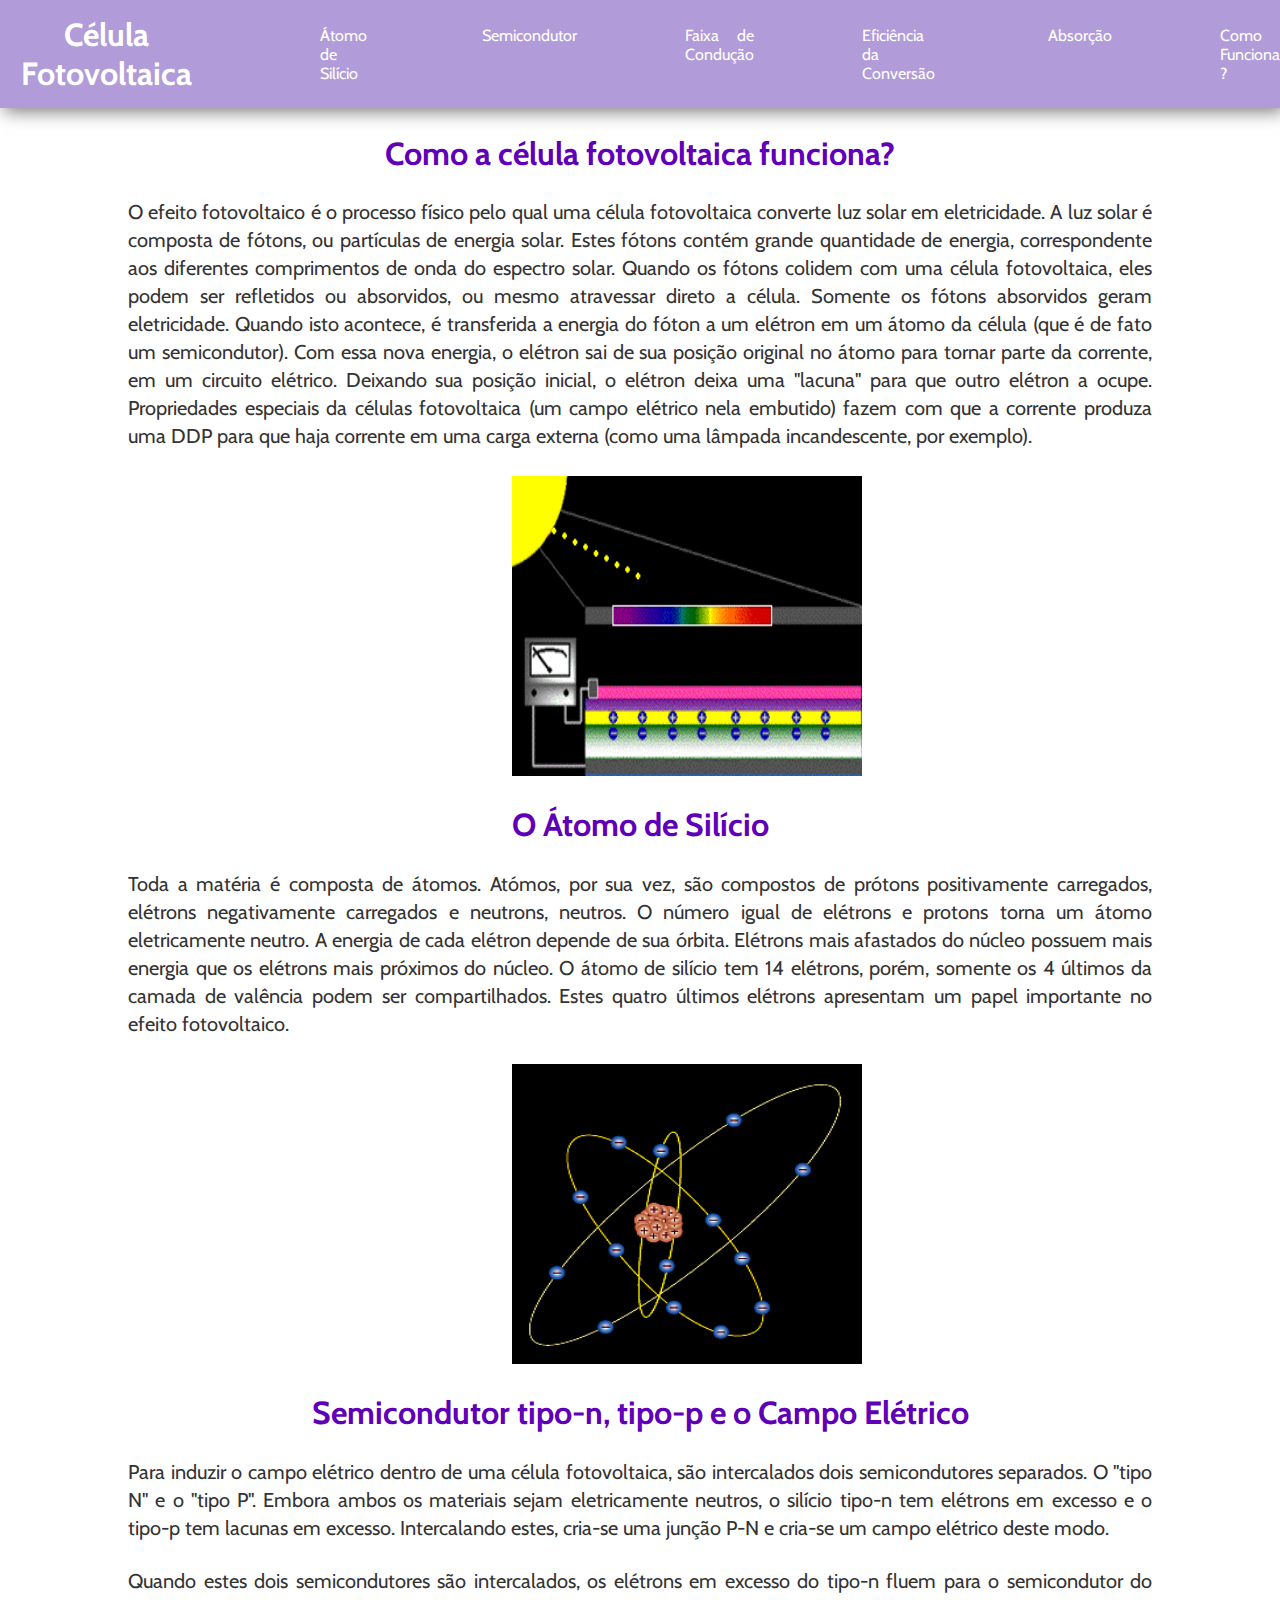
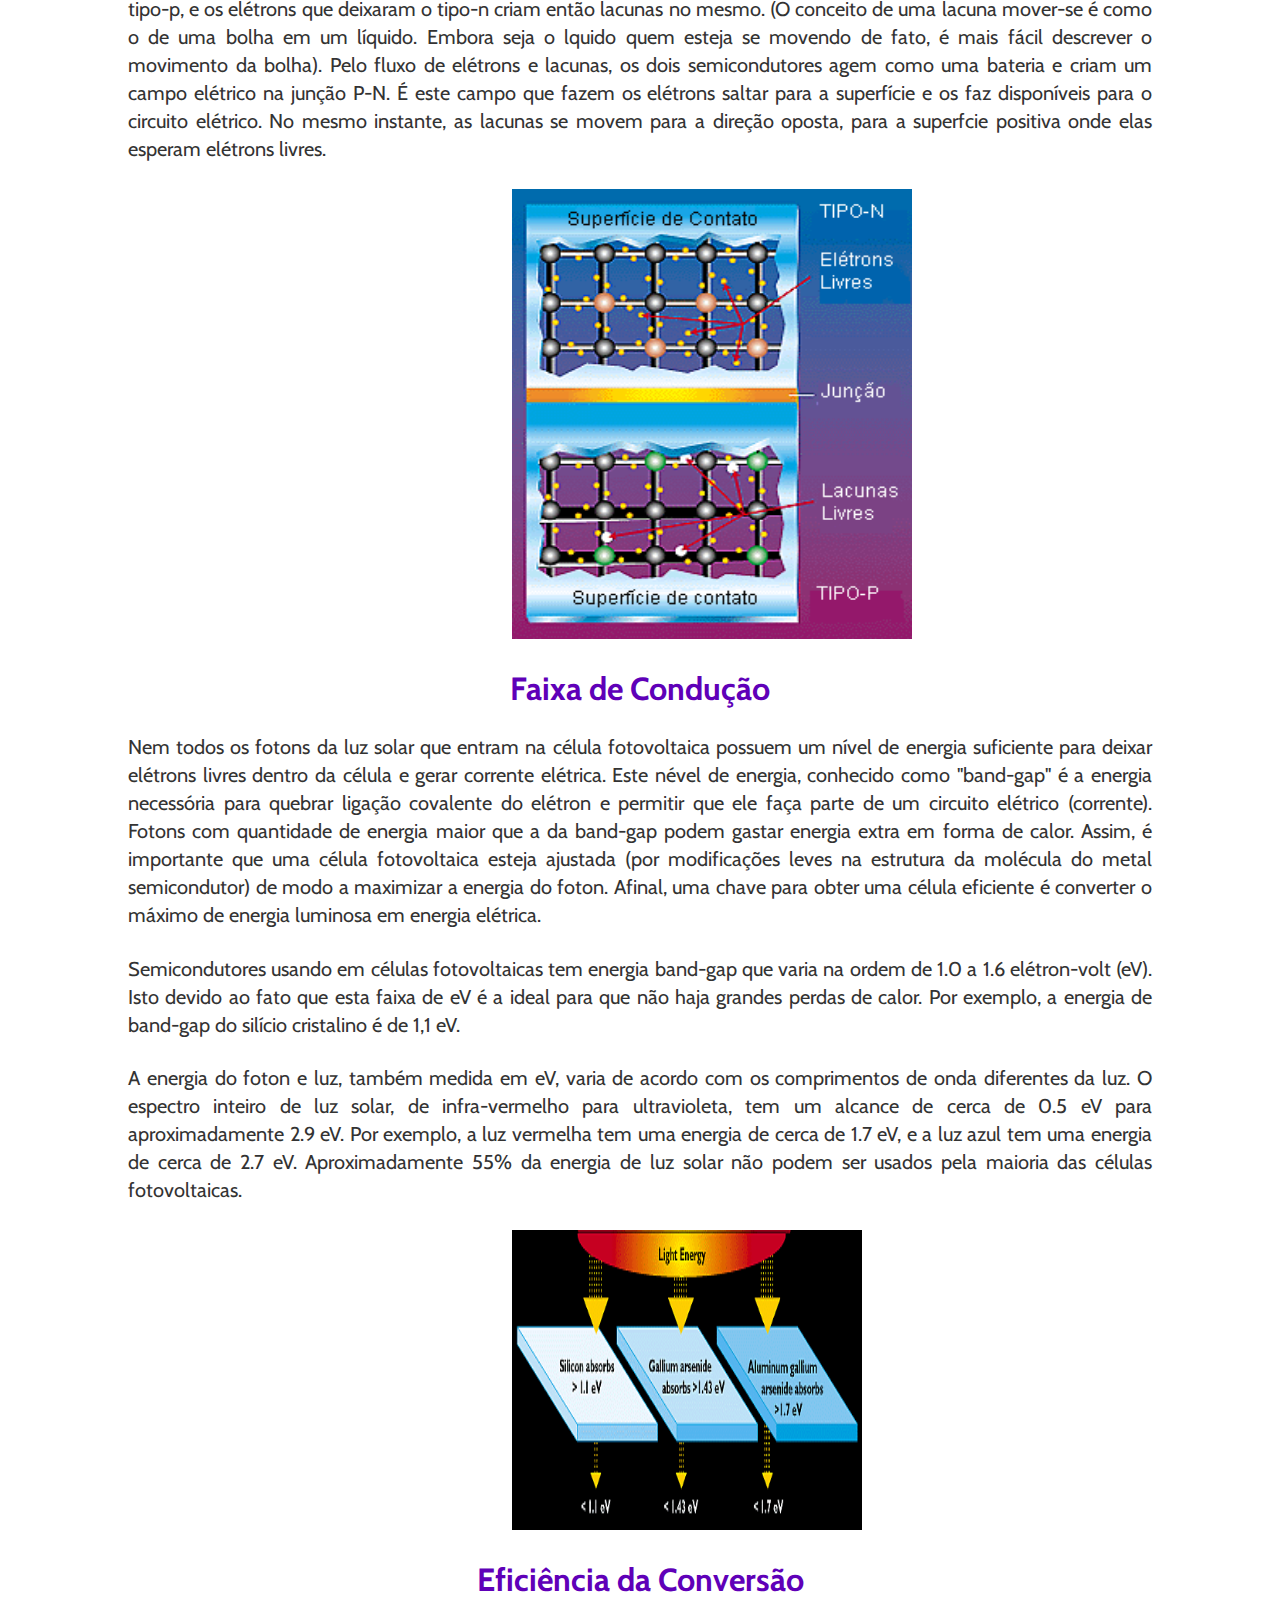
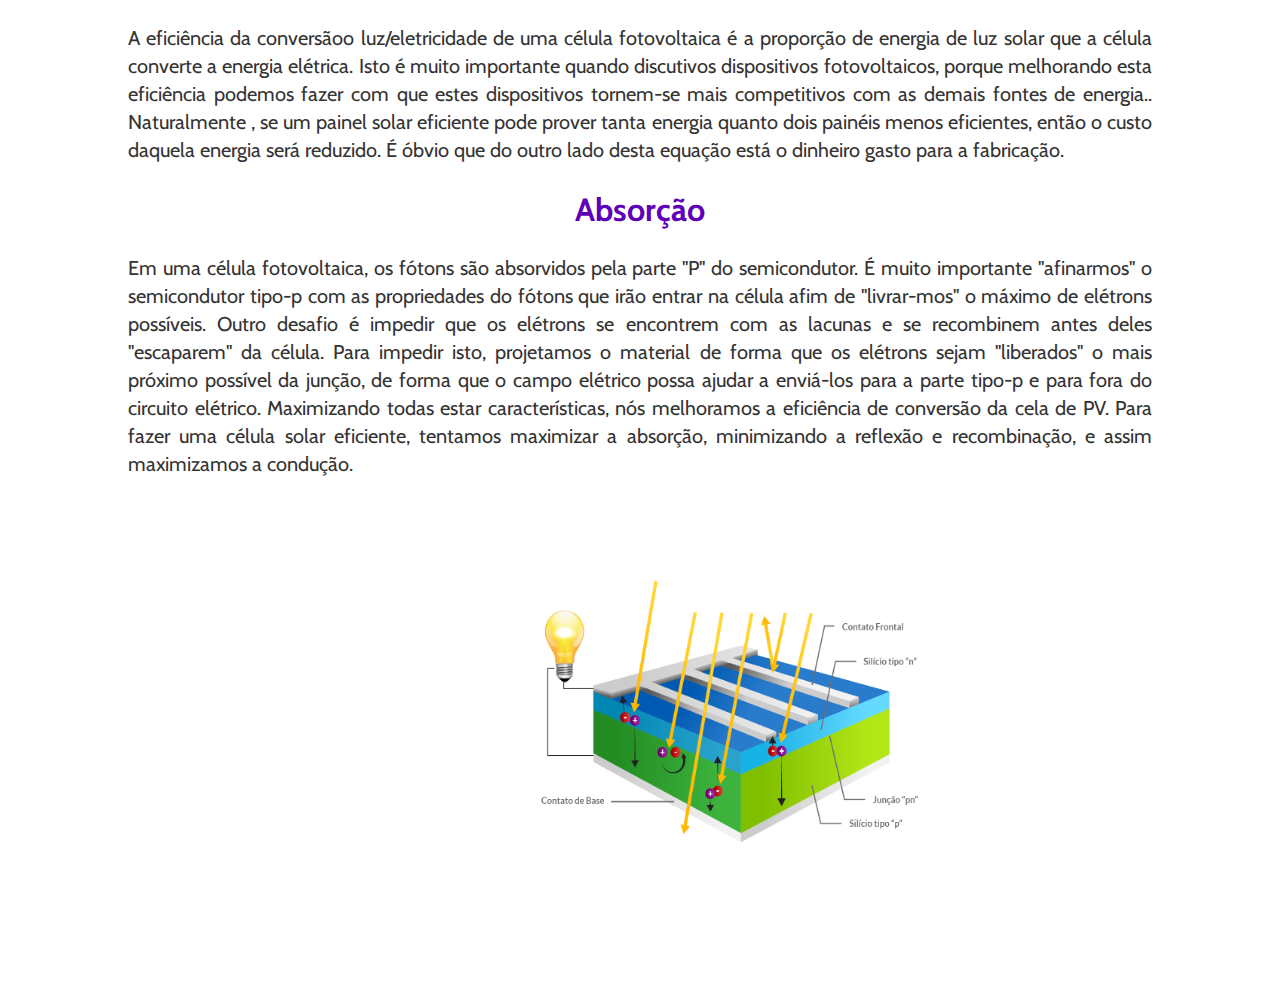
<file: index.html>
<!DOCTYPE html>
<html lang="pt-br">
<head>
    <meta charset="UTF-8">
    <meta http-equiv="X-UA-Compatible" content="IE=edge">
    <meta name="viewport" content="width=device-width, initial-scale=1.0">
    <title>Web I | Atvd II</title>
    <link href="imagens/logo.jpeg" rel="icon">
    <link rel="stylesheet" href="./style/style.css">
</head>
<body>

    <div>
        <h1 id="titulo">Célula Fotovoltaica</h1>

        <ul class="menu-lista">
            <li><a href="#atomo">Átomo de Silício</a></li>
            <li><a href="#semi">Semicondutor</a></li>            
            <li><a href="#faixa">Faixa de Condução</a></li>
            <li><a href="#eficiencia">Eficiência da Conversão</a></li>
            <li><a href="#absorcao">Absorção</a></li>
            <li><a href="Outra página/index2.html">Como Funciona ?</a></li>

        </ul>
    </div>
    
<h1 class="titulo2">Como a célula fotovoltaica funciona?</h1>




<p>O efeito fotovoltaico é o processo físico pelo qual uma célula fotovoltaica converte luz solar em eletricidade. A luz solar é composta de fótons, ou partículas de energia solar. Estes fótons contém grande quantidade de energia, correspondente aos diferentes comprimentos de onda do espectro solar. Quando os fótons colidem com uma célula fotovoltaica, eles podem ser refletidos ou absorvidos, ou mesmo atravessar direto a célula. Somente os fótons absorvidos geram eletricidade. Quando isto acontece, é transferida a energia do fóton a um elétron em um átomo da célula (que é de fato um semicondutor). Com essa nova energia, o elétron sai de sua posição original no átomo para tornar parte da corrente, em um circuito elétrico. Deixando sua posição inicial, o elétron deixa uma "lacuna" para que outro elétron a ocupe. Propriedades especiais da células fotovoltaica (um campo elétrico nela embutido) fazem com que a corrente produza uma DDP para que haja corrente em uma carga externa (como uma lâmpada incandescente, por exemplo).</p>

<img src="imagens/anim1.gif">

<h1 class="titulo2"><a id="atomo" name="atomo">O Átomo de Silício</a></h1>


<p>Toda a matéria é composta de átomos. Atómos, por sua vez, são compostos de prótons positivamente carregados, elétrons negativamente carregados e neutrons, neutros. O número igual de elétrons e protons torna um átomo eletricamente neutro. A energia de cada elétron depende de sua órbita. Elétrons mais afastados do núcleo possuem mais energia que os elétrons mais próximos do núcleo. O átomo de silício tem 14 elétrons, porém, somente os 4 últimos da camada de valência podem ser compartilhados. Estes quatro últimos elétrons apresentam um papel importante no efeito fotovoltaico.</p>

<img src="imagens/Image3.gif">


<h1 class="titulo2"><a name="semi">Semicondutor tipo-n, tipo-p e o Campo Elétrico</a></h1>

<p>Para induzir o campo elétrico dentro de uma célula fotovoltaica, são intercalados dois semicondutores separados. O "tipo N" e o "tipo P". Embora ambos os materiais sejam eletricamente neutros, o silício tipo-n tem elétrons em excesso e o tipo-p tem lacunas em excesso. Intercalando estes, cria-se uma junção P-N e cria-se um campo elétrico deste modo.</p><p>Quando estes dois semicondutores são intercalados, os elétrons em excesso do tipo-n fluem para o semicondutor do tipo-p, e os elétrons que deixaram o tipo-n criam então lacunas no mesmo. (O conceito de uma lacuna mover-se é como o de uma bolha em um líquido. Embora seja o lquido quem esteja se movendo de fato, é mais fácil descrever o movimento da bolha). Pelo fluxo de elétrons e lacunas, os dois semicondutores agem como uma bateria e criam um campo elétrico na junção P-N. É este campo que fazem os elétrons saltar para a superfície e os faz disponíveis para o circuito elétrico. No mesmo instante, as lacunas se movem para a direção oposta, para a superfcie positiva onde elas esperam elétrons livres.</p>

<img id="img4" src="imagens/Image4.gif">
  

<h1 class="titulo2"><a name="faixa">Faixa de Condução</a></h1>

<p>Nem todos os fotons da luz solar que entram na célula fotovoltaica possuem um nível de energia suficiente para deixar elétrons livres dentro da célula e gerar corrente elétrica. Este nével de energia, conhecido como "band-gap" é a energia necessória para quebrar ligação covalente do elétron e permitir que ele faça parte de um circuito elétrico (corrente). Fotons com quantidade de energia maior que a da band-gap podem gastar energia extra em forma de calor. Assim, é importante que uma célula fotovoltaica esteja ajustada (por modificações leves na estrutura da molécula do metal semicondutor) de modo a maximizar a energia do foton. Afinal, uma chave para obter uma célula eficiente é converter o máximo de energia luminosa em energia elétrica.</p>

<p>Semicondutores usando em células fotovoltaicas tem energia band-gap que varia na ordem de 1.0 a 1.6 elétron-volt (eV). Isto devido ao fato que esta faixa de eV é a ideal para que não haja grandes perdas de calor. Por exemplo, a energia de band-gap do silício cristalino é de 1,1 eV.</p>

<p>A energia do foton e luz, também medida em eV, varia de acordo com os comprimentos de onda diferentes da luz. O espectro inteiro de luz solar, de infra-vermelho para ultravioleta, tem um alcance de cerca de 0.5 eV para aproximadamente 2.9 eV. Por exemplo, a luz vermelha tem uma energia de cerca de 1.7 eV, e a luz azul tem uma energia de cerca de 2.7 eV. Aproximadamente 55% da energia de luz solar não podem ser usados pela maioria das células fotovoltaicas.</p>

<img src="imagens/Image5.gif">

<h1 class="titulo2"><a name="eficiencia">Eficiência da Conversão</a></h1>

<p>A eficiência da conversãoo luz/eletricidade de uma célula fotovoltaica é a proporção de energia de luz solar que a célula converte a energia elétrica. Isto é muito importante quando discutivos dispositivos fotovoltaicos, porque melhorando esta eficiência podemos fazer com que estes dispositivos tornem-se mais competitivos com as demais fontes de energia.. Naturalmente , se um painel solar eficiente pode prover tanta energia quanto dois painéis menos eficientes, então o custo daquela energia será reduzido. É óbvio que do outro lado desta equação está o dinheiro gasto para a fabricação.</p>


<h1 class="titulo2"><a name="absorcao">Absorção</a></h1>

<p>Em uma célula fotovoltaica, os fótons são absorvidos pela parte "P" do semicondutor. É muito importante "afinarmos" o semicondutor tipo-p com as propriedades do fótons que irão entrar na célula afim de "livrar-mos" o máximo de elétrons possíveis. Outro desafio é impedir que os elétrons se encontrem com as lacunas e se recombinem antes deles "escaparem" da célula. Para impedir isto, projetamos o material de forma que os elétrons sejam "liberados" o mais próximo possível da junção, de forma que o campo elétrico possa ajudar a enviá-los para a parte tipo-p e para fora do circuito elétrico. Maximizando todas estar características, nós melhoramos a eficiência de conversão da cela de PV. Para fazer uma célula solar eficiente, tentamos maximizar a absorção, minimizando a reflexão e recombinação, e assim maximizamos a condução.
</p>

<img id= "img5" src="imagens/absorção.png">

</body>
</html>
</file>
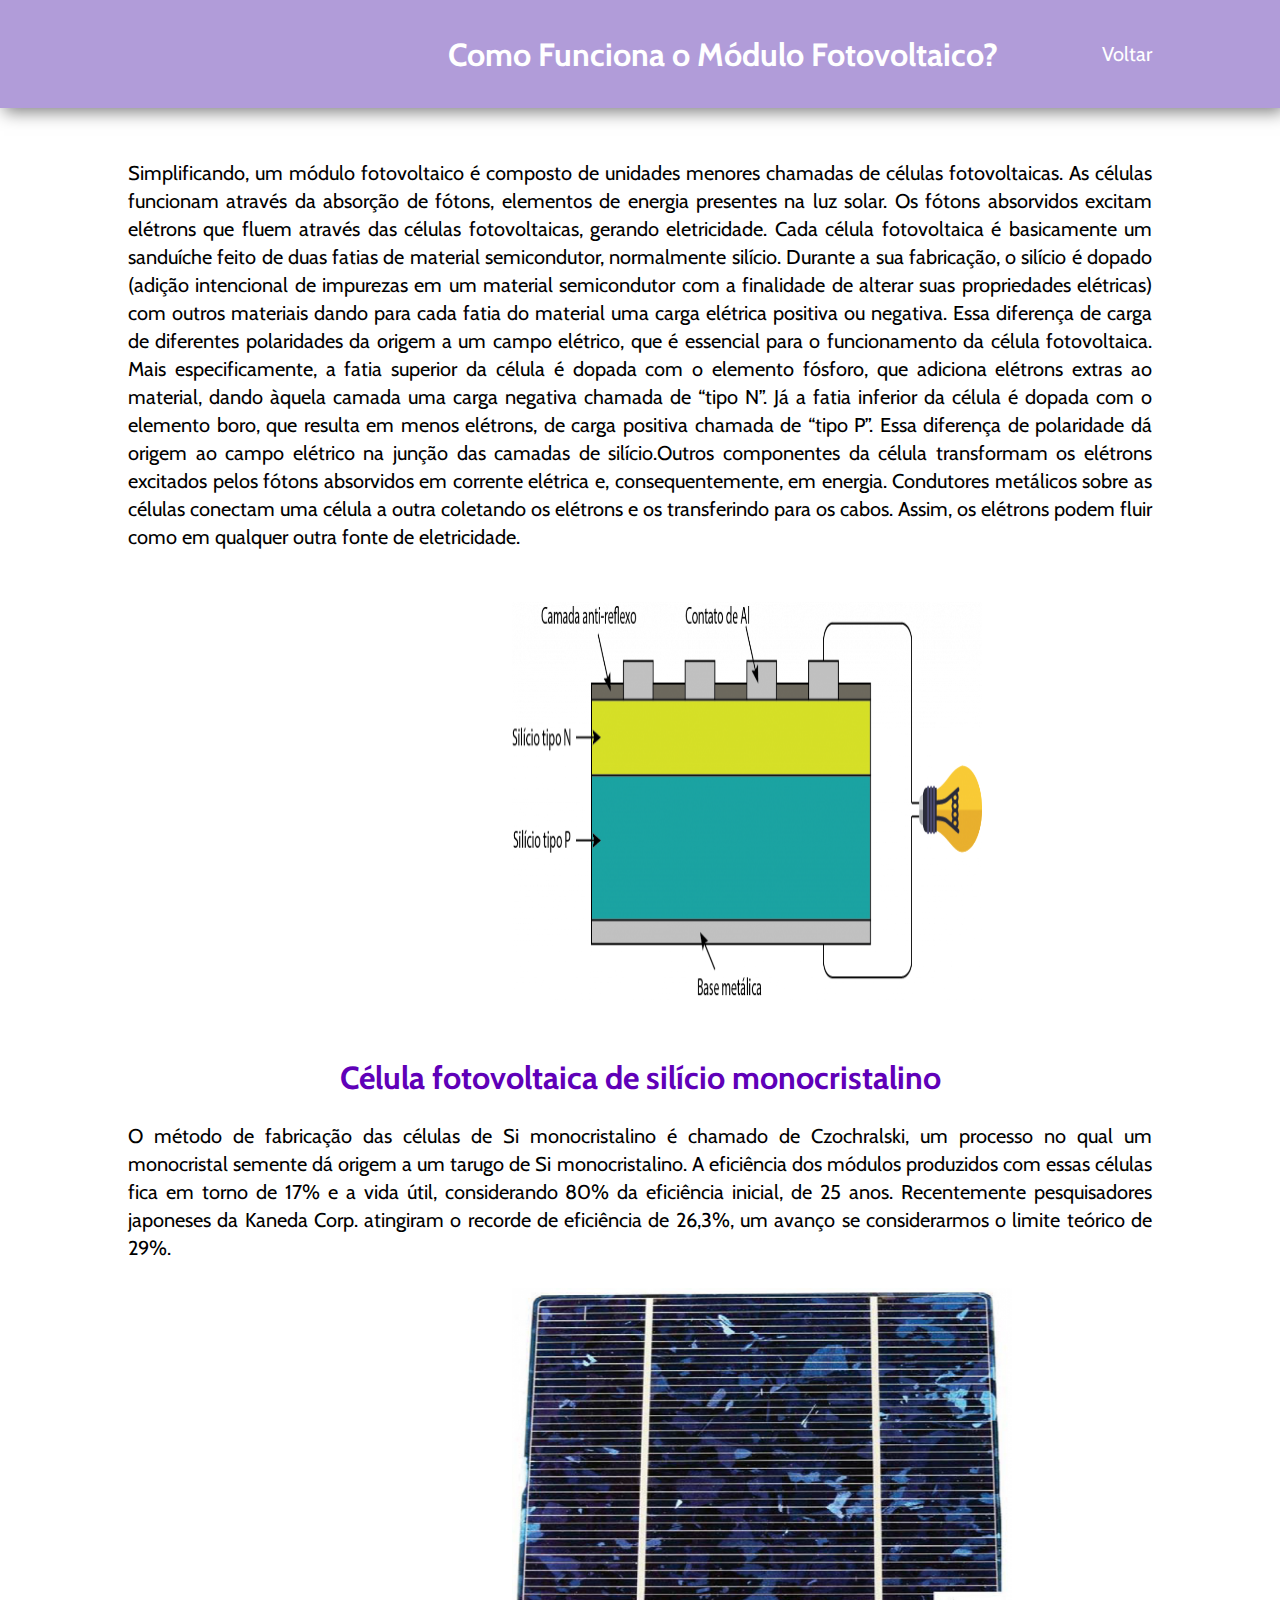
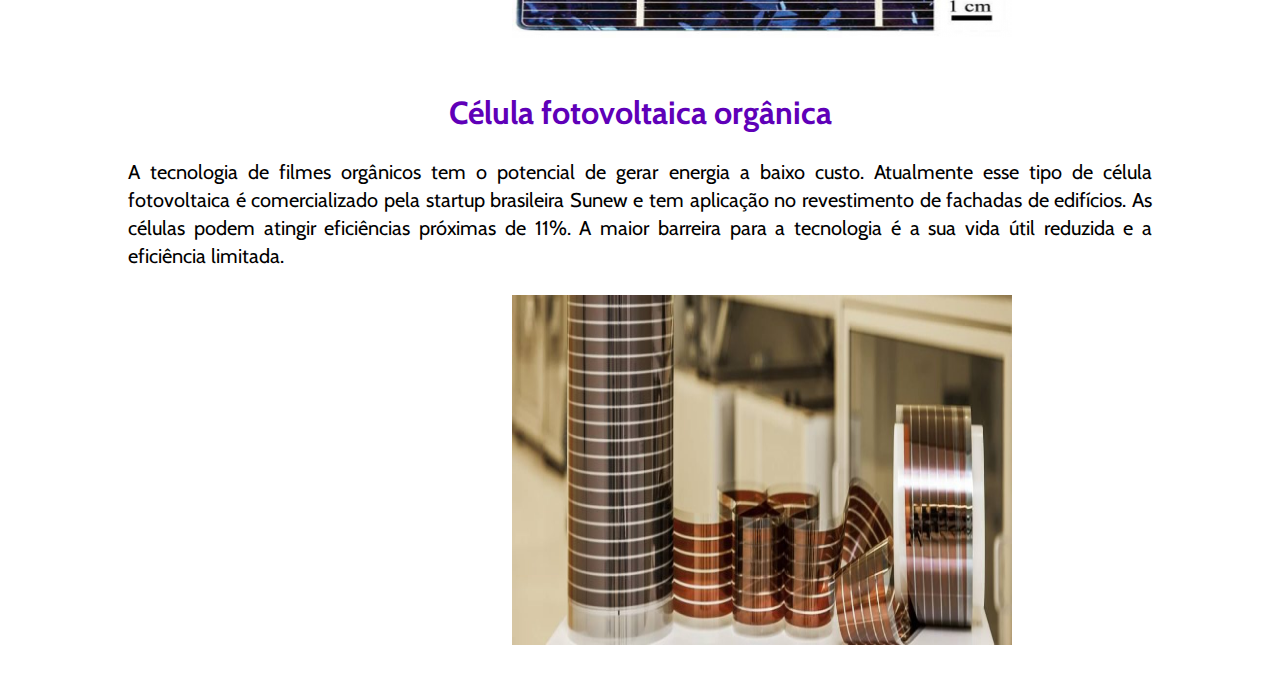
<file: Outra página/index2.html>
<!DOCTYPE html>
<html lang="pt-br">
<head>
    <meta charset="UTF-8">
    <meta http-equiv="X-UA-Compatible" content="IE=edge">
    <meta name="viewport" content="width=device-width, initial-scale=1.0">
    <title>Web I | Atvd II</title>
    <link href="../imagens/logo.jpeg" rel="icon">
    <link rel="stylesheet" href="../style/style2.css">
</head>
<body>

    <div>

        <h1 id="titulo">Como Funciona o Módulo Fotovoltaico?</h1>
        <a href="../index.html">Voltar</a>
    
    </div>
    

<p id="txt1">Simplificando, um módulo fotovoltaico é composto de unidades menores chamadas de células fotovoltaicas. As células funcionam através da absorção de fótons, elementos de energia presentes na luz solar. Os fótons absorvidos excitam elétrons que fluem através das células fotovoltaicas, gerando eletricidade. Cada célula fotovoltaica é basicamente um sanduíche feito de duas fatias de material semicondutor, normalmente silício. Durante a sua fabricação, o silício é dopado (adição intencional de impurezas em um material semicondutor com a finalidade de alterar suas propriedades elétricas) com outros materiais dando para cada fatia do material uma carga elétrica positiva ou negativa. Essa diferença de carga de diferentes polaridades da origem a um campo elétrico, que é essencial para o funcionamento da célula fotovoltaica. Mais especificamente, a fatia superior da célula é dopada com o elemento fósforo, que adiciona elétrons extras ao material, dando àquela camada uma carga negativa chamada de “tipo N”. Já a fatia inferior da célula é dopada com o elemento boro, que resulta em menos elétrons, de carga positiva chamada de “tipo P”. Essa diferença de polaridade dá origem ao campo elétrico na junção das camadas de silício.Outros componentes da célula transformam os elétrons excitados pelos fótons absorvidos em corrente elétrica e, consequentemente, em energia. Condutores metálicos sobre as células conectam uma célula a outra coletando os elétrons e os transferindo para os cabos. Assim, os elétrons podem fluir como em qualquer outra fonte de eletricidade.</p>


<img src="../imagens/Celula-fotovoltaica.png">


<h1 id="titulo2">Célula fotovoltaica de silício monocristalino</h1>
<p id="txt2">O método de fabricação das células de Si monocristalino é chamado de Czochralski, um processo no qual um monocristal semente dá origem a um tarugo de Si monocristalino. A eficiência dos módulos produzidos com essas células fica em torno de 17% e a vida útil, considerando 80% da eficiência inicial, de 25 anos. Recentemente pesquisadores japoneses da Kaneda Corp. atingiram o recorde de eficiência de 26,3%, um avanço se considerarmos o limite teórico de 29%.</p>

<img id="img2" src="../imagens/Si monocristalino.png">


<h1 id="titulo2">Célula fotovoltaica orgânica</h1>
<p id="txt2">A tecnologia de filmes orgânicos tem o potencial de gerar energia a baixo custo. Atualmente esse tipo de célula fotovoltaica é comercializado pela startup brasileira Sunew e tem aplicação no revestimento de fachadas de edifícios. As células podem atingir eficiências próximas de 11%. A maior barreira para a tecnologia é a sua vida útil reduzida e a eficiência limitada.</p>

<img id="img3" src="../imagens/Fotovoltaica orgânica.jpg">
</file>
<file: style/style.css>
@import url('https://fonts.googleapis.com/css2?family=Cabin&family=Lora:ital,wght@0,400;1,700&display=swap');
*{
    margin: 0;
    padding: 0;
}

#titulo {
    color:#ffffff;
    text-align:center;
    font-family: 'Cabin', sans-serif;
}

.titulo2{
    margin-top: 2%;
    color: #5f00b8;
    text-align:center;
    font-family: 'Cabin', sans-serif;
}

body {
    color:#333;
    text-align: justify;
    font-family: 'Cabin', sans-serif;
    margin-bottom: 2%;
}

p {
    font-family: 'Cabin', sans-serif;
    margin-top: 2%;
    margin-left: 10%;
    margin-right: 10%;
    text-align: justify;
    font-size: 20px;
    line-height: 1.4em;
}



div {
    height: 12vh;
    align-items: center;
    background-color: #B19CD9;
    justify-content: space-around;
    display: flex;
    box-shadow: 4px 4px 16px rgba(0, 0, 0, 0.5);
}

img {
    height: 300px;
    width: 350px;
    margin-top: 2%;
    margin-left: 40%;
    transition: 0.6s;
}

img:hover{
    cursor: pointer;
    transition: 0.5s;
    transform: scale(1.1);
}

#img4 {
    height: 450px;
    width: 400px;
}

.menu-lista{
    display: flex;
}

.menu-lista li{
    margin-left: 12vh;
    list-style: none;
}

.menu-lista li a{
    text-decoration: none;
    color: white;
    font-family: 'Cabin', sans-serif;
    transition: 0.5s;
}

.menu-lista li a:hover{
    opacity: 0.5;
}

#img5 {
    height: 450px;
    width: 450px;
}
</file>
<file: style/style2.css>
@import url('https://fonts.googleapis.com/css2?family=Cabin&family=Lora:ital,wght@0,400;1,700&display=swap');


*{
    margin: 0;
    padding: 0;
}

body{
    margin-bottom: 2%;
}

div {
    height: 12vh;
    align-items: center;
    background-color: #B19CD9;
    justify-content: space-between;
    display: flex;
    box-shadow: 4px 4px 16px rgba(0, 0, 0, 0.5);
}

#titulo {
    margin-left: 35%;
    color:#ffffff;
    text-align:center;
    font-family: 'Cabin', sans-serif;
}

a{
    font-size: 20px;
    margin-right: 10%;
    text-decoration: none;
    color: white;
    font-family: 'Cabin', sans-serif;
    transition: 0.5s;
}

a:hover{
    opacity: 0.5;
}

#txt1 {
    font-family: 'Cabin', sans-serif;
    margin-top: 4%;
    margin-left: 10%;
    margin-right: 10%;
    text-align: justify;
    font-size: 20px;
    line-height: 1.4em;
}

img {
    height: 400px;
    width: 470px;
    margin-top: 4%;
    margin-left: 40%;
}


#titulo2 {
    margin-top: 4%;
    color: #5f00b8;
    text-align:center;
    font-family: 'Cabin', sans-serif;
}

#txt2 {
    font-family: 'Cabin', sans-serif;
    margin-top: 2%;
    margin-left: 10%;
    margin-right: 10%;
    text-align: justify;
    font-size: 20px;
    line-height: 1.4em;
}

#img2 {
    height: 350px;
    width: 500px;
    margin-top: 2%;
    margin-left: 40%;
}


#img3 {
    height: 350px;
    width: 500px;
    margin-top: 2%;
    margin-left: 40%;
}

img:hover{
    cursor: pointer;
    transition: 0.5s;
    transform: scale(1.1);
}
</file>
